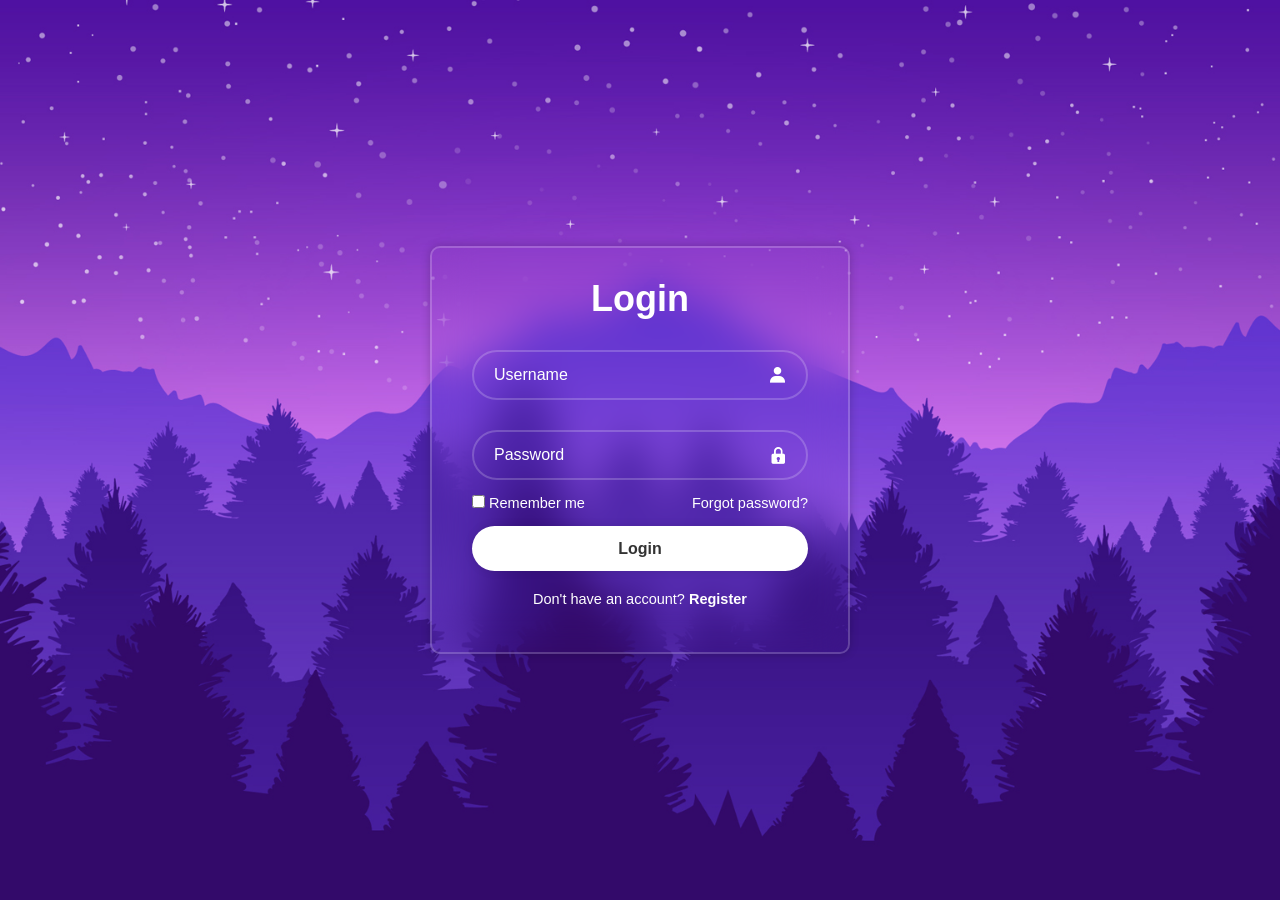
<file: index.html>
<!DOCTYPE html>
<html lang="en">
<head>
    <meta charset="UTF-8">
    <meta name="viewport" content="width=device-width, initial-scale=1.0">
    <title>Login</title>
    <link rel="stylesheet" href="style.css">
    <link href='https://unpkg.com/boxicons@2.1.4/css/boxicons.min.css' rel='stylesheet'>
</head>
<body>
    <div class="wrapper">
        <form action="">
            <h1>Login</h1>
            <div class="input-box">
                <input type="text" placeholder="Username" required>
                <i class='bx bxs-user'></i>
            </div>
            <div class="input-box">
                <input type="password" placeholder="Password" required>
                <i class='bx bxs-lock'></i>
            </div>
            <div class="remember-forgot">
                <label><input type="checkbox"> Remember me</label>
                <a href="#">Forgot password?</a>
            </div>
            
            <button type="submit" class="btn">Login</button>

            <div class="register-link">
                <p>Don't have an account? <a href="#">Register</a></p>
            </div>
        </form>
    </div>
</body>
</html>
</file>
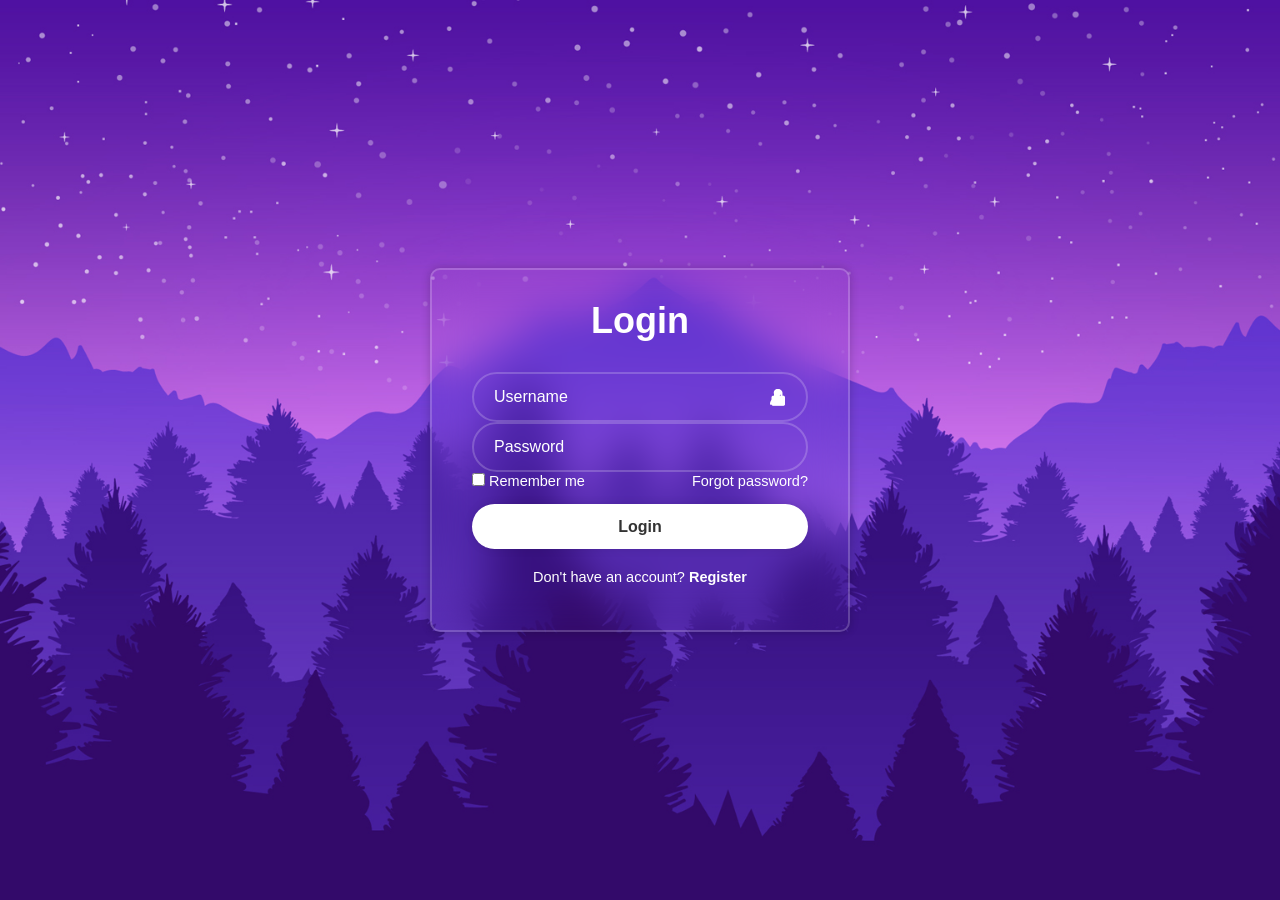
<file: login.html>
<!DOCTYPE html>
<html lang="en">
<head>
    <meta charset="UTF-8">
    <meta name="viewport" content="width=device-width, initial-scale=1.0">
    <title>login</title>
    <link rel="stylesheet" href="style.css">
    <link href='https://unpkg.com/boxicons@2.1.4/css/boxicons.min.css' rel='stylesheet'>
</head>
<body>
    <div class="wrapper">
        <form action="">
            <h1>Login</h1>
            <div class="input-box">
                <input type="text" placeholder="Username" required>
                <i class='bx bxs-user'></i>
                <br>
                
                <input type="password" placeholder="Password" required>
                <i class='bx bxs-lock'></i>
            </div>
            <br>
            <br>
            <div class="remember-forgot">
                <label><input type="checkbox"> Remember me
                </label>
                
                <a href="#">Forgot password?</a>
            </div>
            
            <button type="submit" class="btn">Login</button>

            <div class="register-link">
                <p>Don't have an account? <a href="#">Register</a></p>


            </div>
        </form>
    </div>
</body>
</html>
</file>
<file: style.css>
* {
    margin: 0;
    padding: 0;
    box-sizing: border-box;
    font-family:sans-serif;
}
    

body {
    display: flex;
    justify-content: center;
    align-items: center;
    min-height: 100vh;
    background-color: #0f172a;
    background-image: url('img.jpg');
    background-size: cover;
    background-position: center;
}

.wrapper {
    width: 420px;
    background-color: transparent;
    border: 2px solid rgba(255, 255, 255, .2);
    backdrop-filter: blur(20px);
    box-shadow: 0 0 10px rgba(0, 0, 0, .2) ;
    color: #fff;
    border-radius : 10px;
    padding: 30px 40px;
}

.wrapper h1 {
    font-size: 36px;
    text-align: center;
   
}

.wrapper .input-box {
    position: relative;
    width: 100%;
    height: 50px;
    margin: 30px 0;
   
}

.input-box input {
    width: 100%;
    height: 100%;
    background: transparent;
    border: none;
    outline: none;
    border: 2px solid rgba(255, 255, 255, .2);
    border-radius: 40px;
    font-size: 16px;
    color: #fff;
    padding: 20px 45px 20px 20px;
    
}

.input-box input::placeholder {
    color: #fff;
   
}

.input-box i {
    position: absolute;
    right: 20px;
    top: 50%;
    transform: translateY(-50%);
    font-size: 20px;
 
}  

.wrapper .remember-forgot {
    display: flex;
    justify-content: space-between;
    font-size: 14.5px;
    margin: -15px 0 15px;
    
    

}


.remember-forgot label input {
    accent-color: #fff;
}    
    
 
.remember-forgot a {
    color: #fff;
    text-decoration: none;
    
}

.remember-forgot a:hover {
    text-decoration: underline;
}

.wrapper .btn {
    width: 100%;
    height: 45px;
    background: #fff;
    border: none;
    outline: none;
    border-radius: 40px;
    box-shadow: 0 0 10px rgba(0,0,0,.1);
    cursor: pointer;
    font-size: 16px;
    color: #333;
    font-weight: 600;
}

.wrapper .register-link  {
    font-size: 14.5px;
    text-align: center;
   margin: 20px 0 15px;
}

.register-link p a {
    color: #fff;
    text-decoration: none;
    font-weight: 600;
}

.register-link p a:hover {
    text-decoration: underline;
}
</file>
